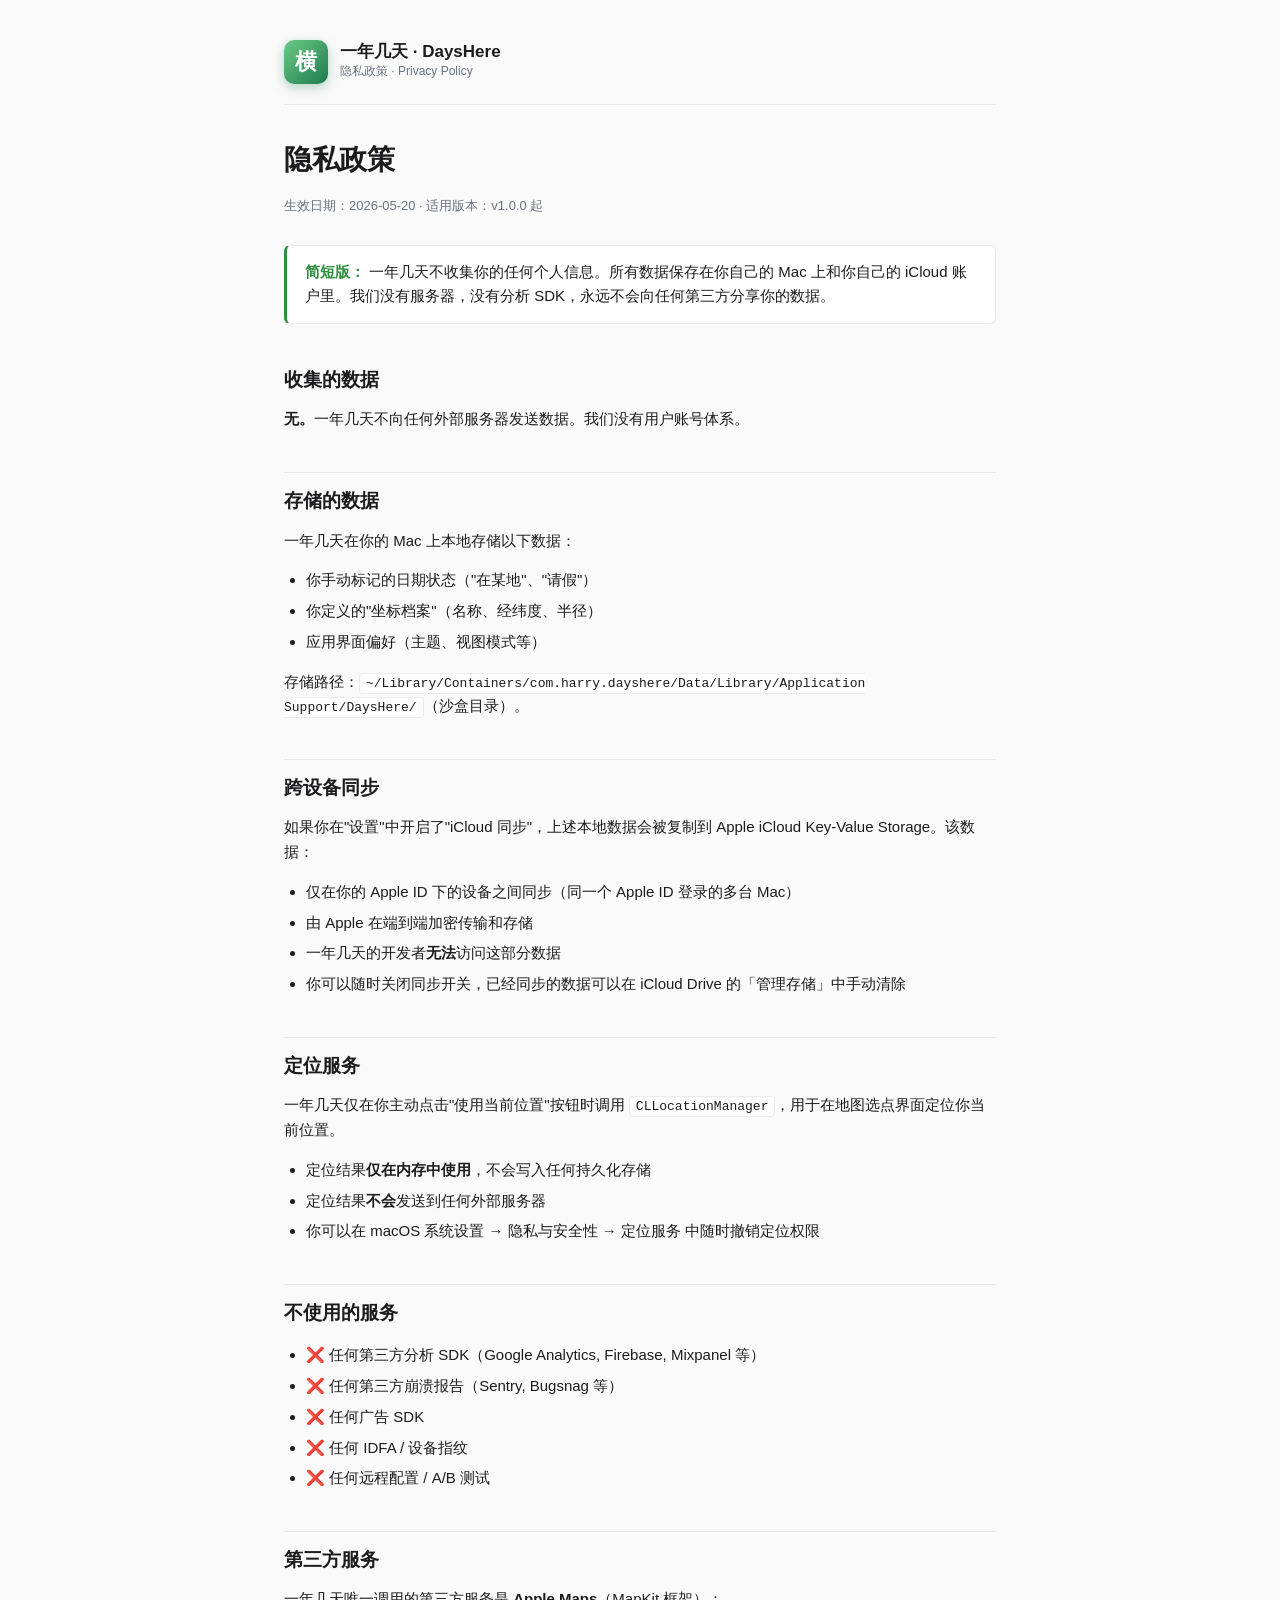
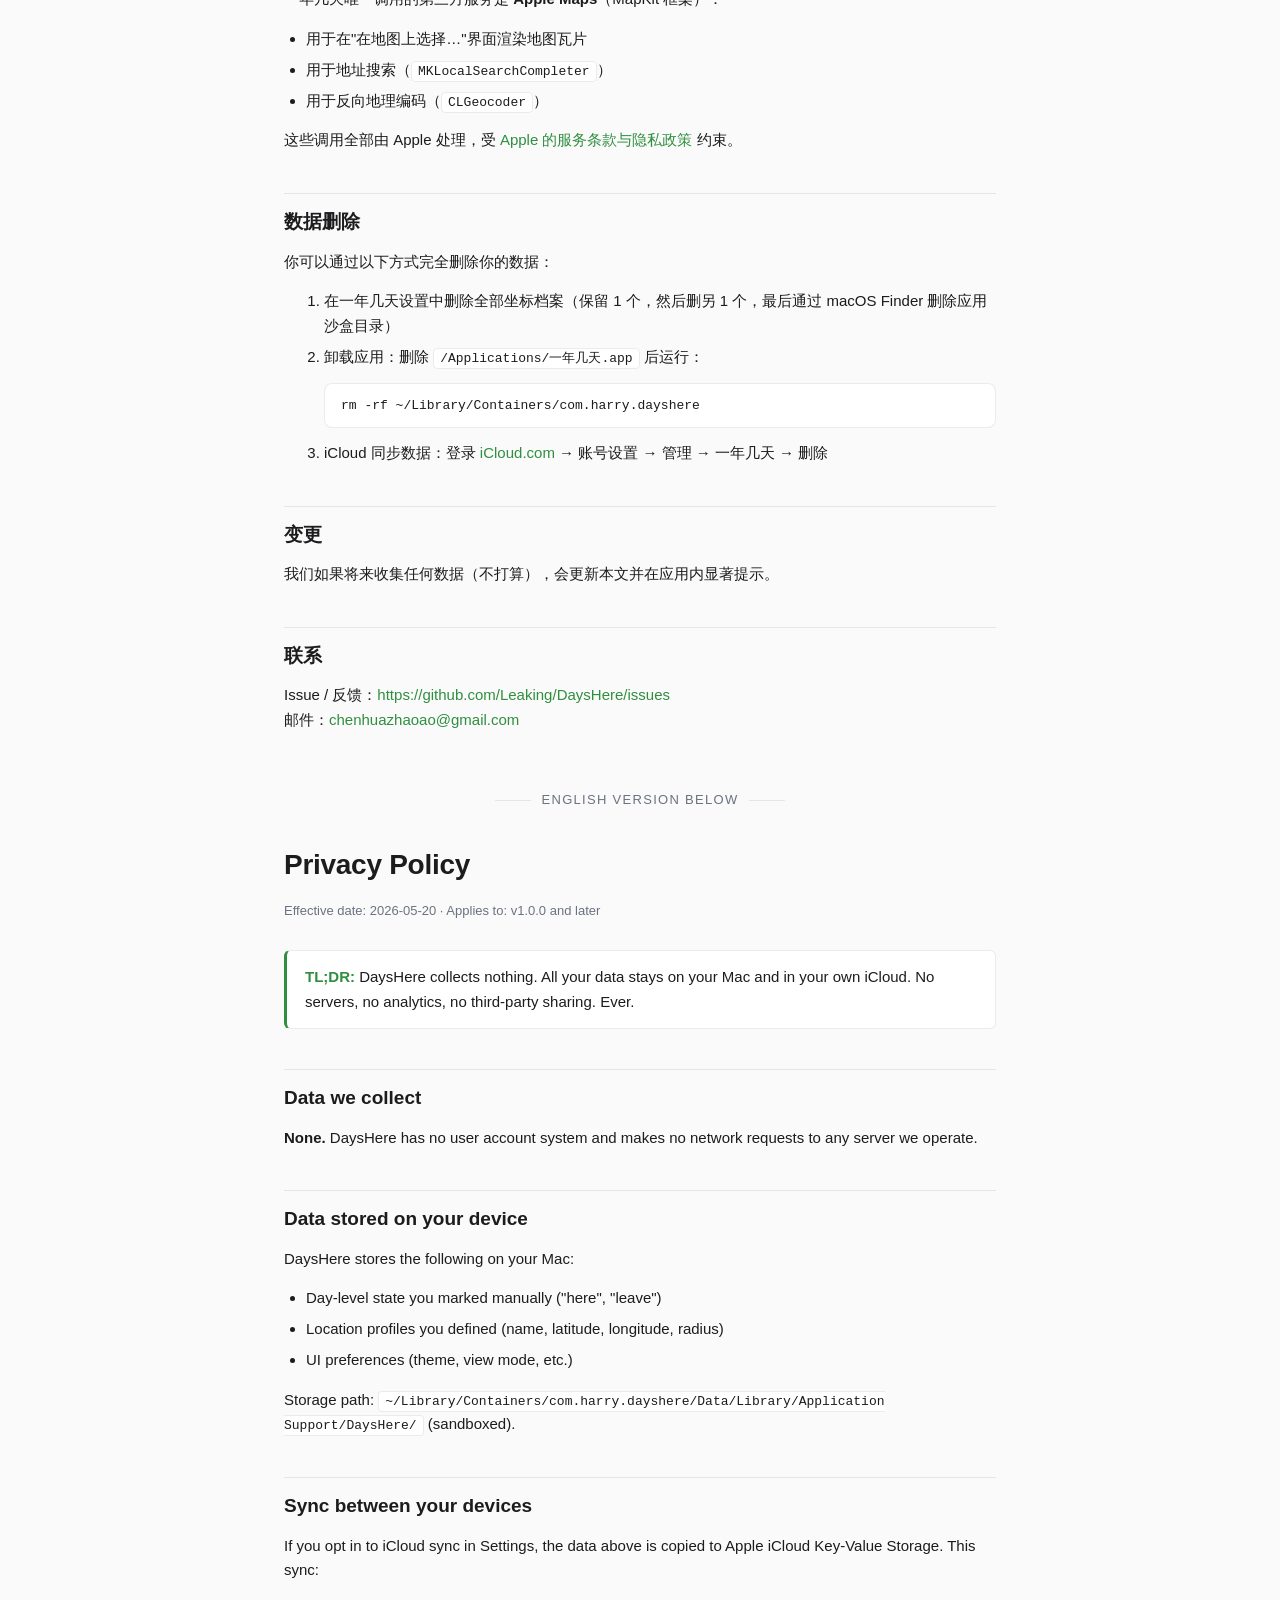
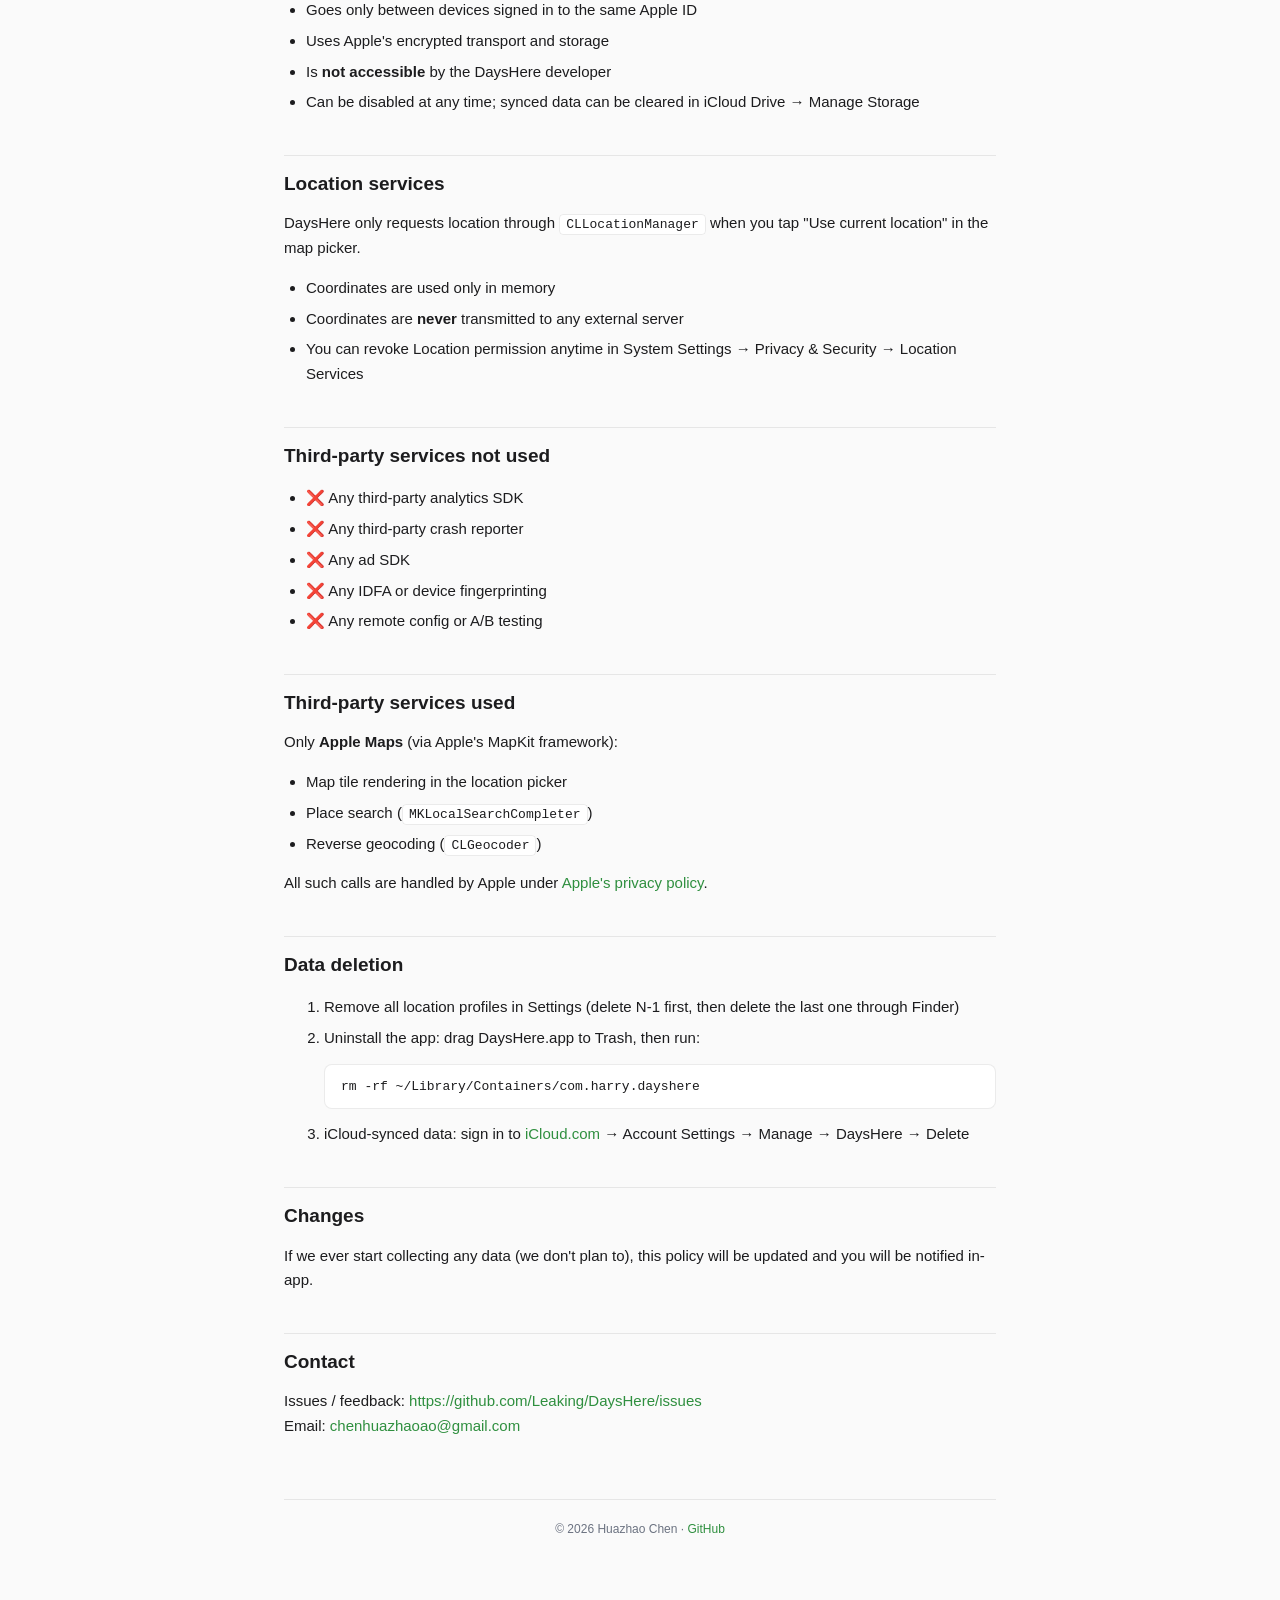
<file: privacy/index.html>
<!DOCTYPE html>
<html lang="zh-Hans">
<head>
  <meta charset="UTF-8" />
  <meta name="viewport" content="width=device-width, initial-scale=1" />
  <title>隐私政策 · 一年几天 / DaysHere</title>
  <style>
    :root {
      --fg: #1c1c1e;
      --fg-secondary: #6b7280;
      --bg: #fafafa;
      --card: #ffffff;
      --accent: #2f8f3f;
      --border: rgba(0,0,0,0.08);
    }
    @media (prefers-color-scheme: dark) {
      :root {
        --fg: #f5f5f7;
        --fg-secondary: #a1a1aa;
        --bg: #0a0a0a;
        --card: #18181b;
        --accent: #6fd08a;
        --border: rgba(255,255,255,0.10);
      }
    }
    * { box-sizing: border-box; }
    html, body { margin: 0; padding: 0; }
    body {
      font-family: -apple-system, BlinkMacSystemFont, "SF Pro Text", "PingFang SC", "Helvetica Neue", sans-serif;
      background: var(--bg);
      color: var(--fg);
      -webkit-font-smoothing: antialiased;
      line-height: 1.65;
      font-size: 15px;
    }
    .container {
      max-width: 760px;
      margin: 0 auto;
      padding: 40px 24px 80px;
    }
    .brand {
      display: flex;
      align-items: center;
      gap: 12px;
      margin-bottom: 32px;
      padding-bottom: 20px;
      border-bottom: 1px solid var(--border);
    }
    .brand-icon {
      width: 44px; height: 44px;
      border-radius: 10px;
      background: linear-gradient(135deg, #6bcb87, #1f7a4c);
      display: flex; align-items: center; justify-content: center;
      color: white; font-weight: 700; font-size: 22px;
      box-shadow: 0 4px 12px rgba(31,122,76,0.3);
    }
    .brand-name { font-weight: 600; font-size: 17px; line-height: 1.2; }
    .brand-sub { color: var(--fg-secondary); font-size: 12px; }
    h1 { font-size: 28px; font-weight: 700; margin: 32px 0 8px; letter-spacing: -0.01em; }
    h2 { font-size: 19px; font-weight: 600; margin: 40px 0 12px; padding-top: 12px; border-top: 1px solid var(--border); }
    h2:first-of-type { border-top: none; padding-top: 0; }
    h3 { font-size: 16px; font-weight: 600; margin: 24px 0 8px; }
    .meta { color: var(--fg-secondary); font-size: 13px; margin-bottom: 28px; }
    p { margin: 12px 0; }
    ul { padding-left: 22px; }
    li { margin: 6px 0; }
    code {
      background: var(--card);
      padding: 2px 6px;
      border-radius: 4px;
      font-family: "SF Mono", Menlo, Consolas, monospace;
      font-size: 13px;
      border: 1px solid var(--border);
    }
    pre {
      background: var(--card);
      padding: 12px 16px;
      border-radius: 8px;
      border: 1px solid var(--border);
      overflow-x: auto;
      font-family: "SF Mono", Menlo, Consolas, monospace;
      font-size: 13px;
      line-height: 1.5;
    }
    .tldr {
      background: var(--card);
      border: 1px solid var(--border);
      border-left: 3px solid var(--accent);
      padding: 14px 18px;
      border-radius: 6px;
      margin: 16px 0 28px;
    }
    .tldr strong { color: var(--accent); }
    a { color: var(--accent); text-decoration: none; }
    a:hover { text-decoration: underline; }
    .lang-divider {
      margin: 56px 0 16px;
      text-align: center;
      color: var(--fg-secondary);
      font-size: 13px;
      letter-spacing: 0.1em;
      text-transform: uppercase;
    }
    .lang-divider::before, .lang-divider::after {
      content: "";
      display: inline-block;
      width: 36px;
      height: 1px;
      background: var(--border);
      vertical-align: middle;
      margin: 0 10px;
    }
    footer {
      margin-top: 60px;
      padding-top: 20px;
      border-top: 1px solid var(--border);
      color: var(--fg-secondary);
      font-size: 12px;
      text-align: center;
    }
  </style>
</head>
<body>
  <div class="container">
    <div class="brand">
      <div class="brand-icon">横</div>
      <div>
        <div class="brand-name">一年几天 · DaysHere</div>
        <div class="brand-sub">隐私政策 · Privacy Policy</div>
      </div>
    </div>

    <h1>隐私政策</h1>
    <p class="meta">生效日期：2026-05-20 · 适用版本：v1.0.0 起</p>

    <div class="tldr">
      <strong>简短版：</strong>
      一年几天不收集你的任何个人信息。所有数据保存在你自己的 Mac 上和你自己的 iCloud 账户里。我们没有服务器，没有分析 SDK，永远不会向任何第三方分享你的数据。
    </div>

    <h2>收集的数据</h2>
    <p><strong>无。</strong>一年几天不向任何外部服务器发送数据。我们没有用户账号体系。</p>

    <h2>存储的数据</h2>
    <p>一年几天在你的 Mac 上本地存储以下数据：</p>
    <ul>
      <li>你手动标记的日期状态（"在某地"、"请假"）</li>
      <li>你定义的"坐标档案"（名称、经纬度、半径）</li>
      <li>应用界面偏好（主题、视图模式等）</li>
    </ul>
    <p>存储路径：<code>~/Library/Containers/com.harry.dayshere/Data/Library/Application Support/DaysHere/</code>（沙盒目录）。</p>

    <h2>跨设备同步</h2>
    <p>如果你在"设置"中开启了"iCloud 同步"，上述本地数据会被复制到 Apple iCloud Key-Value Storage。该数据：</p>
    <ul>
      <li>仅在你的 Apple ID 下的设备之间同步（同一个 Apple ID 登录的多台 Mac）</li>
      <li>由 Apple 在端到端加密传输和存储</li>
      <li>一年几天的开发者<strong>无法</strong>访问这部分数据</li>
      <li>你可以随时关闭同步开关，已经同步的数据可以在 iCloud Drive 的「管理存储」中手动清除</li>
    </ul>

    <h2>定位服务</h2>
    <p>一年几天仅在你主动点击"使用当前位置"按钮时调用 <code>CLLocationManager</code>，用于在地图选点界面定位你当前位置。</p>
    <ul>
      <li>定位结果<strong>仅在内存中使用</strong>，不会写入任何持久化存储</li>
      <li>定位结果<strong>不会</strong>发送到任何外部服务器</li>
      <li>你可以在 macOS 系统设置 → 隐私与安全性 → 定位服务 中随时撤销定位权限</li>
    </ul>

    <h2>不使用的服务</h2>
    <ul>
      <li>❌ 任何第三方分析 SDK（Google Analytics, Firebase, Mixpanel 等）</li>
      <li>❌ 任何第三方崩溃报告（Sentry, Bugsnag 等）</li>
      <li>❌ 任何广告 SDK</li>
      <li>❌ 任何 IDFA / 设备指纹</li>
      <li>❌ 任何远程配置 / A/B 测试</li>
    </ul>

    <h2>第三方服务</h2>
    <p>一年几天唯一调用的第三方服务是 <strong>Apple Maps</strong>（MapKit 框架）：</p>
    <ul>
      <li>用于在"在地图上选择…"界面渲染地图瓦片</li>
      <li>用于地址搜索（<code>MKLocalSearchCompleter</code>）</li>
      <li>用于反向地理编码（<code>CLGeocoder</code>）</li>
    </ul>
    <p>这些调用全部由 Apple 处理，受 <a href="https://www.apple.com/legal/privacy/">Apple 的服务条款与隐私政策</a> 约束。</p>

    <h2>数据删除</h2>
    <p>你可以通过以下方式完全删除你的数据：</p>
    <ol>
      <li>在一年几天设置中删除全部坐标档案（保留 1 个，然后删另 1 个，最后通过 macOS Finder 删除应用沙盒目录）</li>
      <li>卸载应用：删除 <code>/Applications/一年几天.app</code> 后运行：<pre>rm -rf ~/Library/Containers/com.harry.dayshere</pre></li>
      <li>iCloud 同步数据：登录 <a href="https://icloud.com">iCloud.com</a> → 账号设置 → 管理 → 一年几天 → 删除</li>
    </ol>

    <h2>变更</h2>
    <p>我们如果将来收集任何数据（不打算），会更新本文并在应用内显著提示。</p>

    <h2>联系</h2>
    <p>
      Issue / 反馈：<a href="https://github.com/Leaking/DaysHere/issues">https://github.com/Leaking/DaysHere/issues</a><br>
      邮件：<a href="mailto:chenhuazhaoao@gmail.com">chenhuazhaoao@gmail.com</a>
    </p>

    <div class="lang-divider">English version below</div>

    <h1>Privacy Policy</h1>
    <p class="meta">Effective date: 2026-05-20 · Applies to: v1.0.0 and later</p>

    <div class="tldr">
      <strong>TL;DR:</strong>
      DaysHere collects nothing. All your data stays on your Mac and in your own iCloud. No servers, no analytics, no third-party sharing. Ever.
    </div>

    <h2>Data we collect</h2>
    <p><strong>None.</strong> DaysHere has no user account system and makes no network requests to any server we operate.</p>

    <h2>Data stored on your device</h2>
    <p>DaysHere stores the following on your Mac:</p>
    <ul>
      <li>Day-level state you marked manually ("here", "leave")</li>
      <li>Location profiles you defined (name, latitude, longitude, radius)</li>
      <li>UI preferences (theme, view mode, etc.)</li>
    </ul>
    <p>Storage path: <code>~/Library/Containers/com.harry.dayshere/Data/Library/Application Support/DaysHere/</code> (sandboxed).</p>

    <h2>Sync between your devices</h2>
    <p>If you opt in to iCloud sync in Settings, the data above is copied to Apple iCloud Key-Value Storage. This sync:</p>
    <ul>
      <li>Goes only between devices signed in to the same Apple ID</li>
      <li>Uses Apple's encrypted transport and storage</li>
      <li>Is <strong>not accessible</strong> by the DaysHere developer</li>
      <li>Can be disabled at any time; synced data can be cleared in iCloud Drive → Manage Storage</li>
    </ul>

    <h2>Location services</h2>
    <p>DaysHere only requests location through <code>CLLocationManager</code> when you tap "Use current location" in the map picker.</p>
    <ul>
      <li>Coordinates are used only in memory</li>
      <li>Coordinates are <strong>never</strong> transmitted to any external server</li>
      <li>You can revoke Location permission anytime in System Settings → Privacy &amp; Security → Location Services</li>
    </ul>

    <h2>Third-party services not used</h2>
    <ul>
      <li>❌ Any third-party analytics SDK</li>
      <li>❌ Any third-party crash reporter</li>
      <li>❌ Any ad SDK</li>
      <li>❌ Any IDFA or device fingerprinting</li>
      <li>❌ Any remote config or A/B testing</li>
    </ul>

    <h2>Third-party services used</h2>
    <p>Only <strong>Apple Maps</strong> (via Apple's MapKit framework):</p>
    <ul>
      <li>Map tile rendering in the location picker</li>
      <li>Place search (<code>MKLocalSearchCompleter</code>)</li>
      <li>Reverse geocoding (<code>CLGeocoder</code>)</li>
    </ul>
    <p>All such calls are handled by Apple under <a href="https://www.apple.com/legal/privacy/">Apple's privacy policy</a>.</p>

    <h2>Data deletion</h2>
    <ol>
      <li>Remove all location profiles in Settings (delete N-1 first, then delete the last one through Finder)</li>
      <li>Uninstall the app: drag DaysHere.app to Trash, then run: <pre>rm -rf ~/Library/Containers/com.harry.dayshere</pre></li>
      <li>iCloud-synced data: sign in to <a href="https://icloud.com">iCloud.com</a> → Account Settings → Manage → DaysHere → Delete</li>
    </ol>

    <h2>Changes</h2>
    <p>If we ever start collecting any data (we don't plan to), this policy will be updated and you will be notified in-app.</p>

    <h2>Contact</h2>
    <p>
      Issues / feedback: <a href="https://github.com/Leaking/DaysHere/issues">https://github.com/Leaking/DaysHere/issues</a><br>
      Email: <a href="mailto:chenhuazhaoao@gmail.com">chenhuazhaoao@gmail.com</a>
    </p>

    <footer>
      © 2026 Huazhao Chen · <a href="https://github.com/Leaking/DaysHere">GitHub</a>
    </footer>
  </div>
</body>
</html>
</file>
